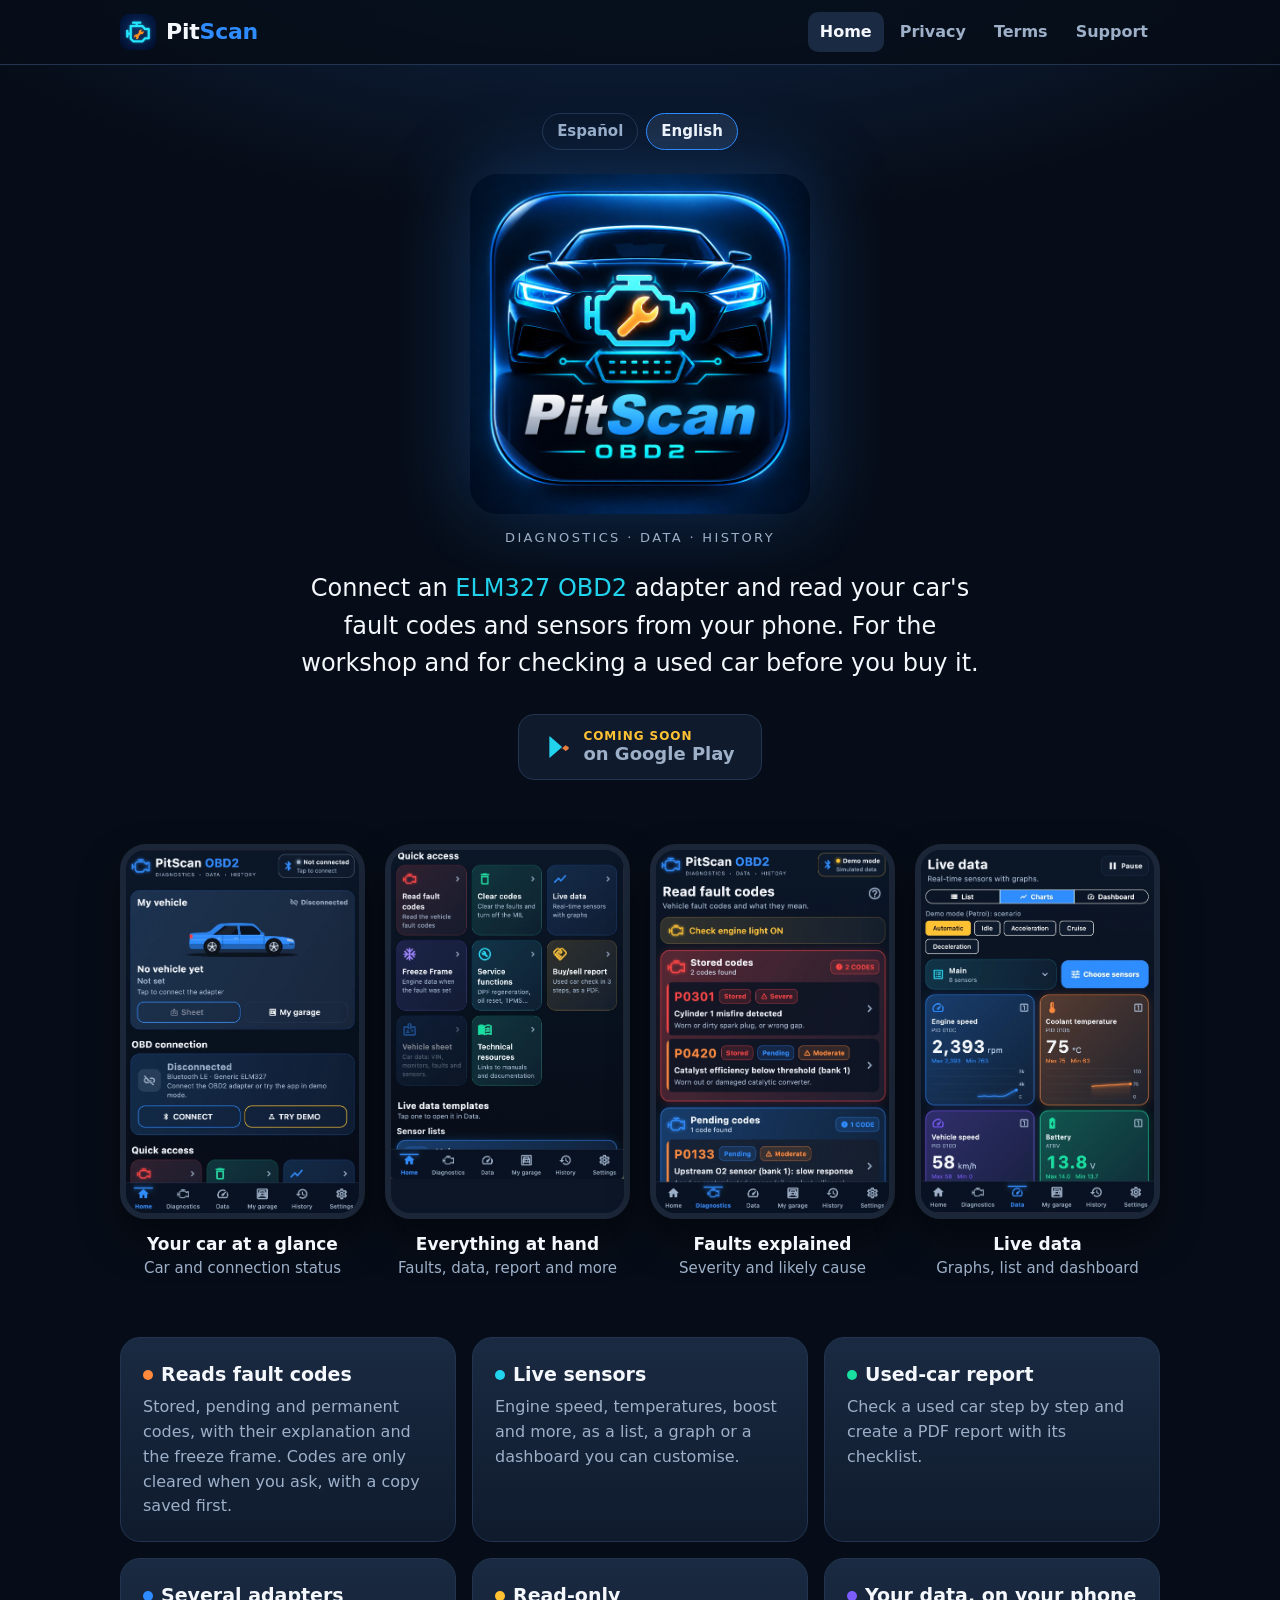
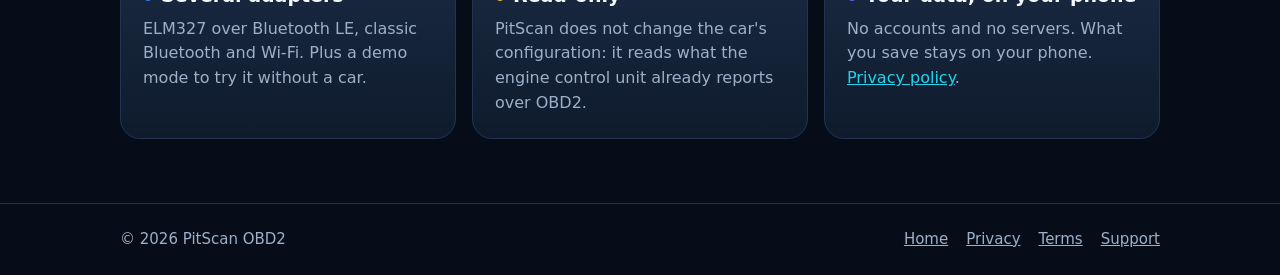
<file: index.html>
<!doctype html>
<html lang="es">
<head>
  <meta charset="utf-8">
  <meta name="viewport" content="width=device-width, initial-scale=1">
  <title data-en="PitScan OBD2 — car diagnostics from your phone">PitScan OBD2 — diagnóstico del coche desde el móvil</title>
  <meta name="description" content="PitScan lee las averías y los sensores de tu coche con un adaptador OBD2 ELM327. Para taller y compraventa de coches usados. Sin cuentas: tus datos se quedan en el teléfono." data-en="PitScan reads your car's fault codes and sensors with an ELM327 OBD2 adapter. For workshops and used-car checks. No accounts: your data stays on your phone.">
  <meta name="theme-color" content="#070d18">
  <link rel="icon" href="img/favicon.png" type="image/png">
  <link rel="apple-touch-icon" href="img/apple-touch-icon.png">
  <meta property="og:title" content="PitScan OBD2">
  <meta property="og:description" content="Lee las averías y los sensores de tu coche desde el móvil.">
  <meta property="og:image" content="img/logo.jpg">
  <link rel="stylesheet" href="style.css">
  <script src="lang.js"></script>
</head>
<body>
  <header class="site">
    <div class="wrap">
      <a class="brand" href="index.html"><img src="img/favicon.png" alt="" width="36" height="36"><b>Pit<span>Scan</span></b></a>
      <nav class="site">
        <a href="index.html" aria-current="page" data-en="Home">Inicio</a>
        <a href="privacidad.html" data-en="Privacy">Privacidad</a>
        <a href="terminos.html" data-en="Terms">Términos</a>
        <a href="soporte.html" data-en="Support">Soporte</a>
      </nav>
    </div>
  </header>

  <main>
    <!-- ===================== ESPAÑOL ===================== -->
    <div id="es" lang="es" class="l10n">
      <section class="hero wrap">
        <div class="lang-switch"><a href="#es">Español</a><a href="#en">English</a></div>
        <h1 class="logo-title"><img class="logo" src="img/logo.jpg" alt="PitScan OBD2" width="720" height="720"></h1>
        <p class="tag">Diagnosis · Datos · Historial</p>
        <p class="lead">Conecta un adaptador <em>OBD2 ELM327</em> y lee las averías y los sensores de tu coche desde el móvil. Para el taller y para revisar un coche usado antes de comprarlo.</p>

        <!-- Activar cuando esté publicada: cambiar el <span> por
             <a class="play-btn" href="https://play.google.com/store/apps/details?id=app.pitscan.obd2"> -->
        <span class="play-btn" aria-disabled="true" title="Aún no está publicada">
          <svg viewBox="0 0 24 24" aria-hidden="true"><path fill="#22d3ee" d="M4 2.6v18.8c0 .4.4.6.7.4l10.6-9.4a.6.6 0 0 0 0-.8L4.7 2.2c-.3-.2-.7 0-.7.4z"/><path fill="#ff8a3d" d="m15.3 12.4 3.6 3.2 2.4-1.4c.9-.5.9-1.9 0-2.4l-2.4-1.4-3.6 3.2z" opacity=".9"/></svg>
          <span class="txt"><small>Próximamente</small>en Google Play</span>
        </span>
      </section>

      <section class="wrap" aria-label="Capturas de la app">
        <div class="shots">
          <figure class="shot">
            <div class="phone"><img src="img/inicio.jpg" alt="Pantalla de inicio de PitScan con el coche y la conexión OBD"></div>
            <figcaption>Tu coche de un vistazo<small>Estado del coche y de la conexión</small></figcaption>
          </figure>
          <figure class="shot">
            <div class="phone"><img class="fit" src="img/funciones.jpg" alt="Accesos rápidos: leer averías, borrar códigos, datos en vivo, freeze frame, informe de compraventa" loading="lazy"></div>
            <figcaption>Todo a mano<small>Averías, datos, informe y más</small></figcaption>
          </figure>
          <figure class="shot">
            <div class="phone"><img src="img/diagnosis.jpg" alt="Pantalla de averías con los códigos P0301, P0420 y P0133" loading="lazy"></div>
            <figcaption>Averías explicadas<small>Gravedad y causa probable</small></figcaption>
          </figure>
          <figure class="shot">
            <div class="phone"><img src="img/datos.jpg" alt="Datos en vivo con gráficas de revoluciones, temperatura, velocidad y batería" loading="lazy"></div>
            <figcaption>Datos en vivo<small>Gráficas, lista y tablero</small></figcaption>
          </figure>
        </div>
      </section>

      <section class="wrap features" aria-label="Qué hace">
        <div class="card"><h3><span class="dot" style="background:var(--orange)"></span>Lee averías</h3><p>Códigos guardados, pendientes y permanentes, con su explicación y el freeze frame. Borrado solo cuando tú lo pides, con copia previa.</p></div>
        <div class="card"><h3><span class="dot" style="background:var(--cyan)"></span>Sensores en vivo</h3><p>Revoluciones, temperaturas, turbo y más, en lista, gráfica o en un tablero que puedes personalizar.</p></div>
        <div class="card"><h3><span class="dot" style="background:var(--green)"></span>Informe de compraventa</h3><p>Revisa un coche usado paso a paso y genera un informe en PDF con su checklist.</p></div>
        <div class="card"><h3><span class="dot" style="background:var(--blue)"></span>Varios adaptadores</h3><p>ELM327 por Bluetooth LE, Bluetooth clásico y Wi-Fi. Y un modo demo para probarla sin coche.</p></div>
        <div class="card"><h3><span class="dot" style="background:var(--amber)"></span>Solo lectura</h3><p>PitScan no cambia la configuración del coche: lee lo que la centralita ya informa por OBD2.</p></div>
        <div class="card"><h3><span class="dot" style="background:#7c5cff"></span>Tus datos, en tu móvil</h3><p>Sin cuentas ni servidores. Lo que guardas se queda en el teléfono. <a href="privacidad.html#es">Política de privacidad</a>.</p></div>
      </section>
    </div>

    <hr class="sep">

    <!-- ===================== ENGLISH ===================== -->
    <div id="en" lang="en" class="l10n">
      <section class="hero wrap">
        <div class="lang-switch"><a href="#es">Español</a><a href="#en">English</a></div>
        <h1 class="logo-title"><img class="logo" src="img/logo.jpg" alt="PitScan OBD2" width="720" height="720"></h1>
        <p class="tag">Diagnostics · Data · History</p>
        <p class="lead">Connect an <em>ELM327 OBD2</em> adapter and read your car's fault codes and sensors from your phone. For the workshop and for checking a used car before you buy it.</p>

        <!-- Activate once published: replace the <span> with
             <a class="play-btn" href="https://play.google.com/store/apps/details?id=app.pitscan.obd2"> -->
        <span class="play-btn" aria-disabled="true" title="Not published yet">
          <svg viewBox="0 0 24 24" aria-hidden="true"><path fill="#22d3ee" d="M4 2.6v18.8c0 .4.4.6.7.4l10.6-9.4a.6.6 0 0 0 0-.8L4.7 2.2c-.3-.2-.7 0-.7.4z"/><path fill="#ff8a3d" d="m15.3 12.4 3.6 3.2 2.4-1.4c.9-.5.9-1.9 0-2.4l-2.4-1.4-3.6 3.2z" opacity=".9"/></svg>
          <span class="txt"><small>Coming soon</small>on Google Play</span>
        </span>
      </section>

      <section class="wrap" aria-label="App screenshots">
        <div class="shots">
          <figure class="shot">
            <div class="phone"><img src="img/inicio.jpg" alt="PitScan home screen with the car and the OBD connection" loading="lazy"></div>
            <figcaption>Your car at a glance<small>Car and connection status</small></figcaption>
          </figure>
          <figure class="shot">
            <div class="phone"><img class="fit" src="img/funciones.jpg" alt="Quick access: read faults, clear codes, live data, freeze frame, used-car report" loading="lazy"></div>
            <figcaption>Everything at hand<small>Faults, data, report and more</small></figcaption>
          </figure>
          <figure class="shot">
            <div class="phone"><img src="img/diagnosis.jpg" alt="Fault codes screen with codes P0301, P0420 and P0133" loading="lazy"></div>
            <figcaption>Faults explained<small>Severity and likely cause</small></figcaption>
          </figure>
          <figure class="shot">
            <div class="phone"><img src="img/datos.jpg" alt="Live data with graphs of engine speed, temperature, speed and battery" loading="lazy"></div>
            <figcaption>Live data<small>Graphs, list and dashboard</small></figcaption>
          </figure>
        </div>
      </section>

      <section class="wrap features" aria-label="What it does">
        <div class="card"><h3><span class="dot" style="background:var(--orange)"></span>Reads fault codes</h3><p>Stored, pending and permanent codes, with their explanation and the freeze frame. Codes are only cleared when you ask, with a copy saved first.</p></div>
        <div class="card"><h3><span class="dot" style="background:var(--cyan)"></span>Live sensors</h3><p>Engine speed, temperatures, boost and more, as a list, a graph or a dashboard you can customise.</p></div>
        <div class="card"><h3><span class="dot" style="background:var(--green)"></span>Used-car report</h3><p>Check a used car step by step and create a PDF report with its checklist.</p></div>
        <div class="card"><h3><span class="dot" style="background:var(--blue)"></span>Several adapters</h3><p>ELM327 over Bluetooth LE, classic Bluetooth and Wi-Fi. Plus a demo mode to try it without a car.</p></div>
        <div class="card"><h3><span class="dot" style="background:var(--amber)"></span>Read-only</h3><p>PitScan does not change the car's configuration: it reads what the engine control unit already reports over OBD2.</p></div>
        <div class="card"><h3><span class="dot" style="background:#7c5cff"></span>Your data, on your phone</h3><p>No accounts and no servers. What you save stays on your phone. <a href="privacidad.html#en">Privacy policy</a>.</p></div>
      </section>
    </div>
  </main>

  <footer class="site">
    <div class="wrap">
      <span>© 2026 PitScan OBD2</span>
      <nav><a href="index.html" data-en="Home">Inicio</a><a href="privacidad.html" data-en="Privacy">Privacidad</a><a href="terminos.html" data-en="Terms">Términos</a><a href="soporte.html" data-en="Support">Soporte</a></nav>
    </div>
  </footer>
</body>
</html>
</file>
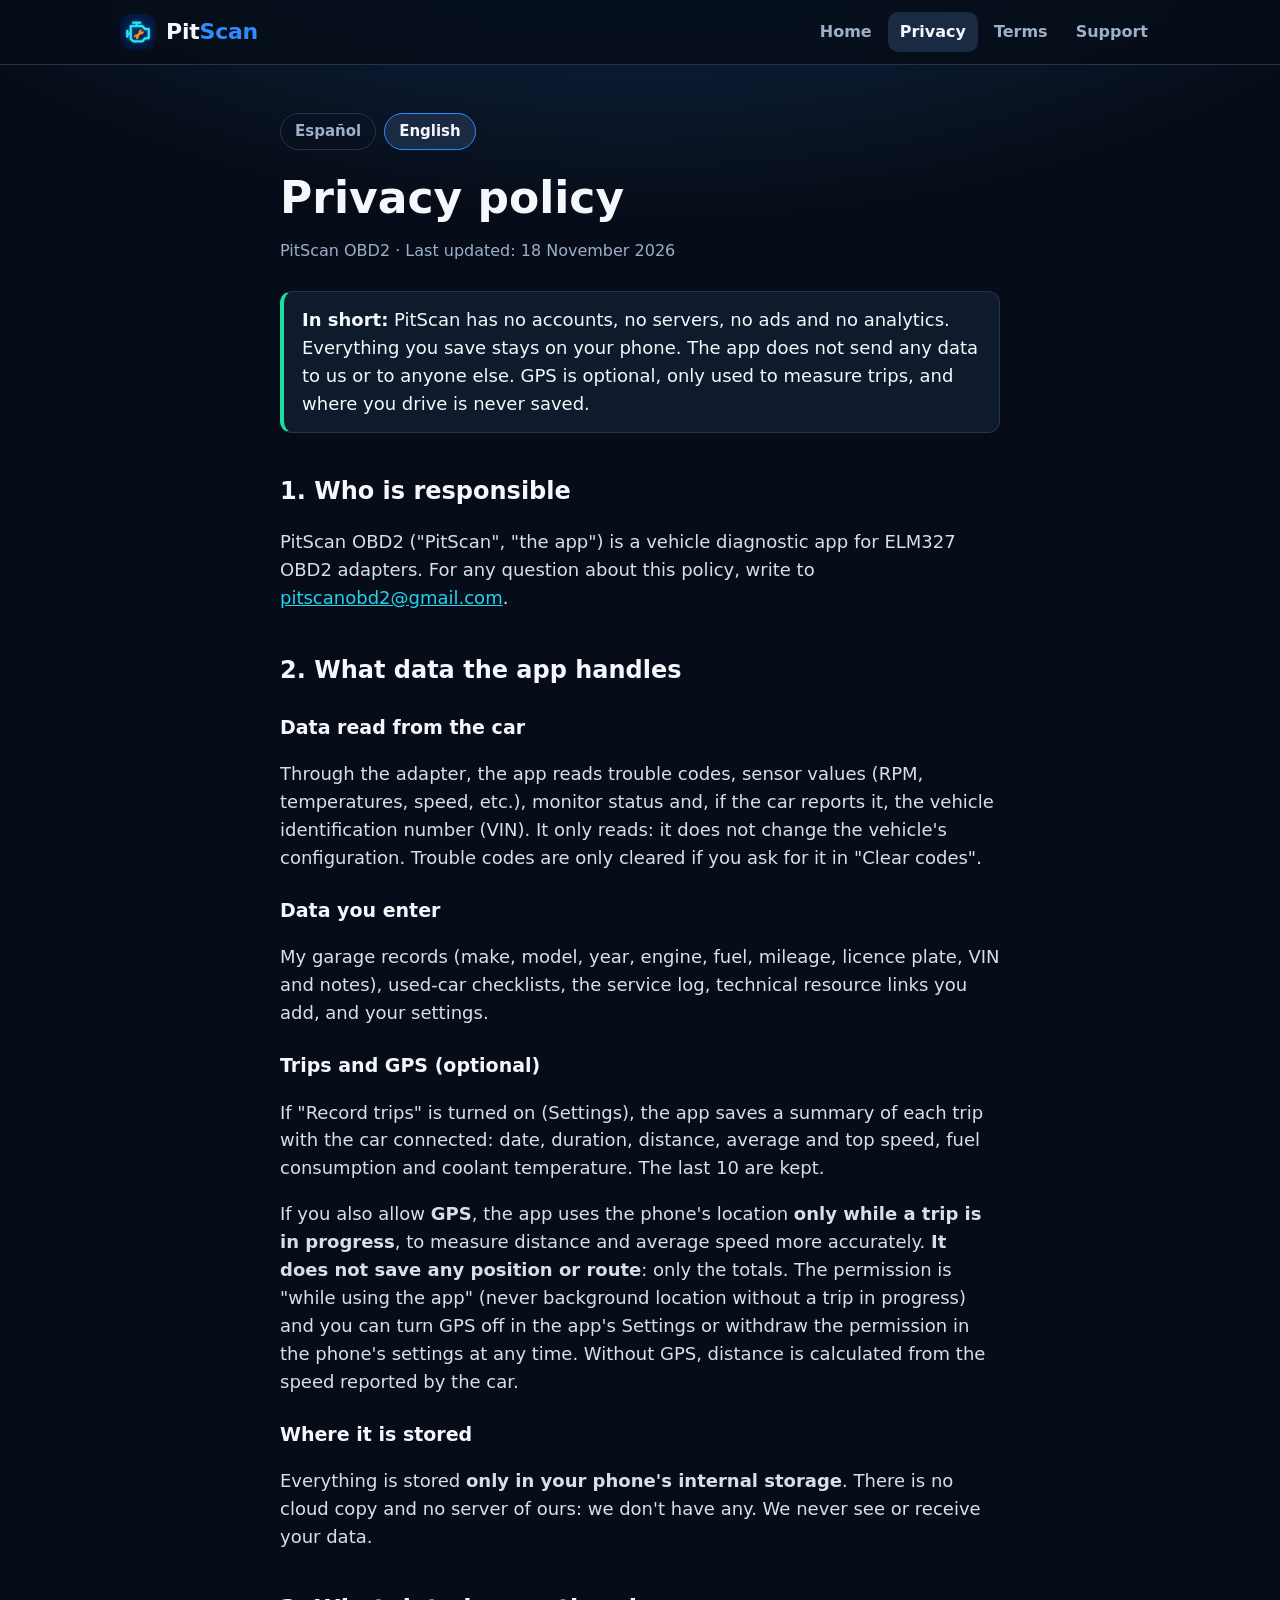
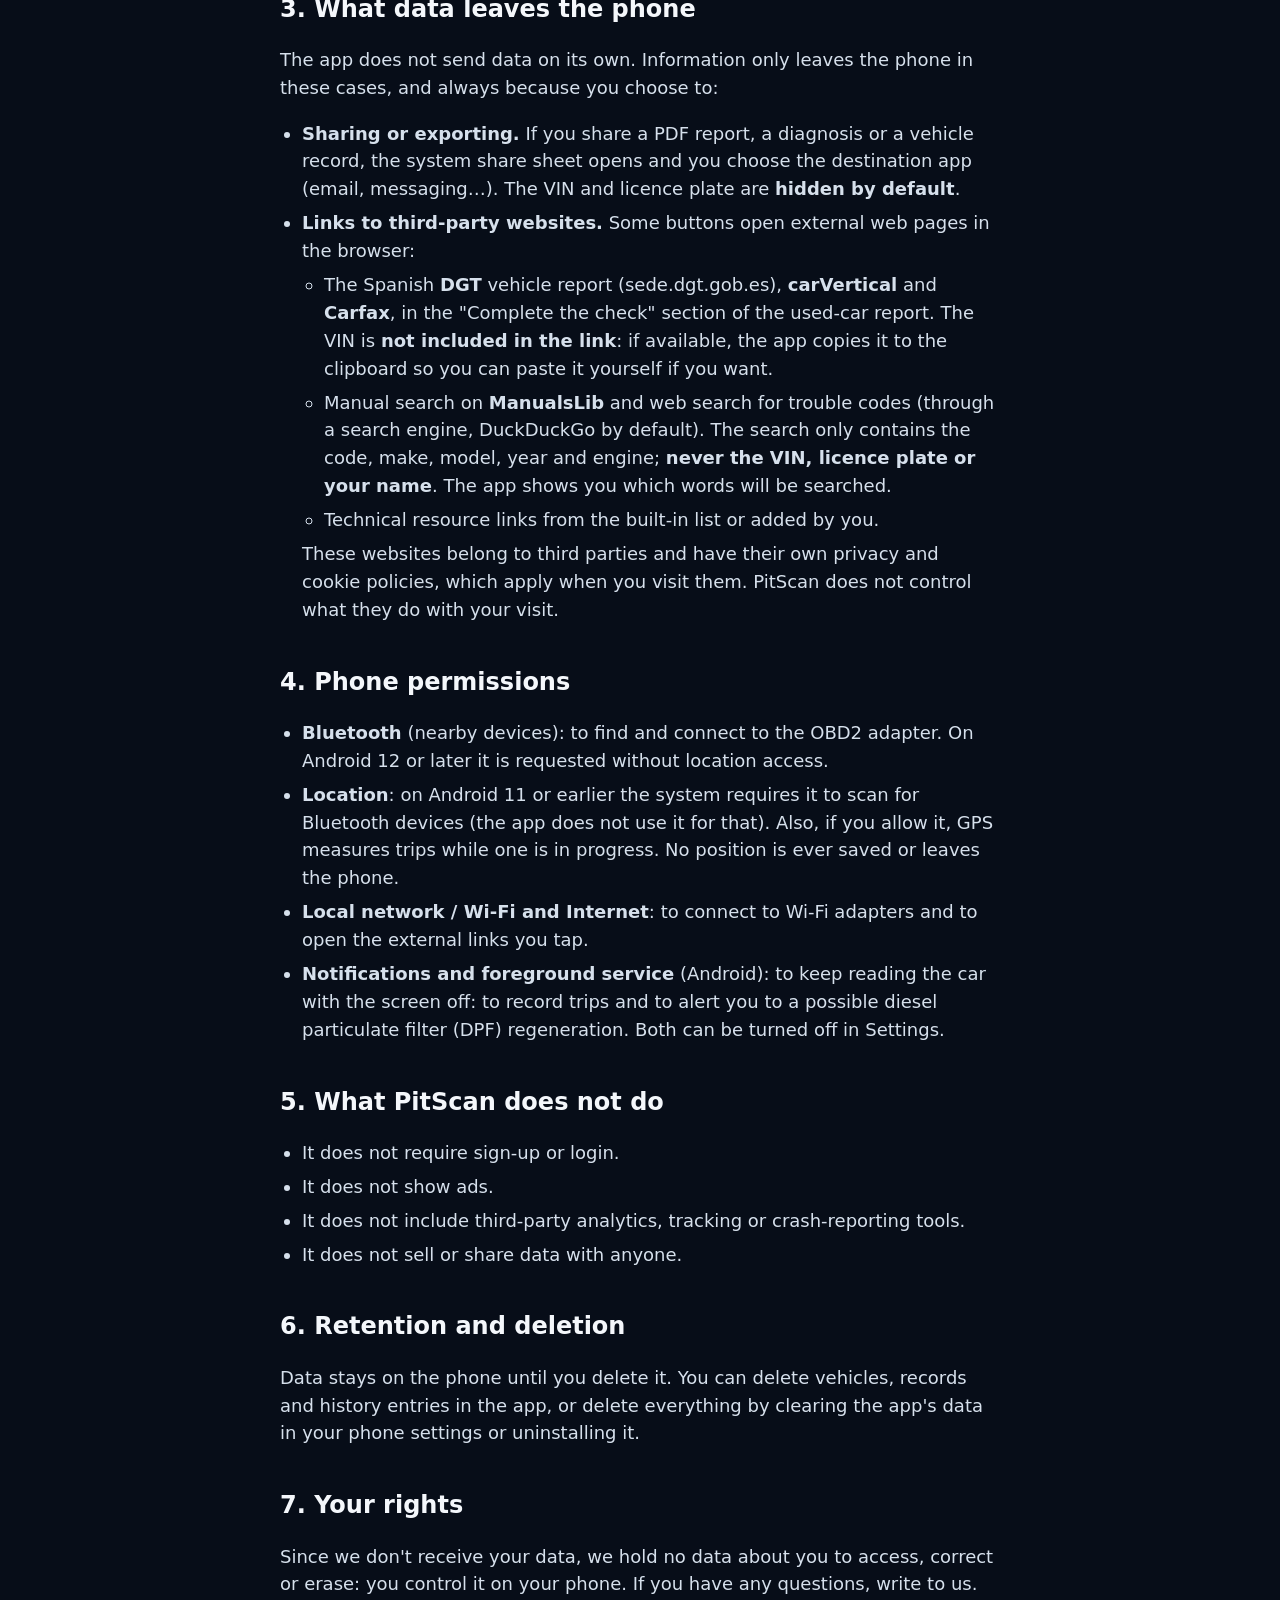
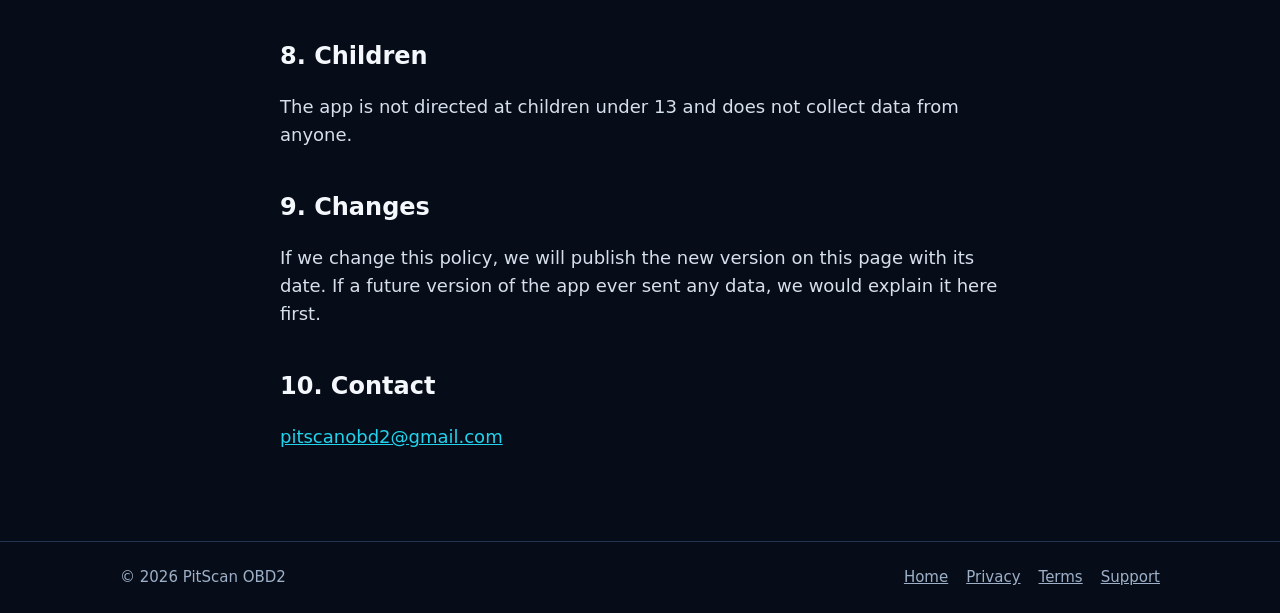
<file: privacidad.html>
<!doctype html>
<html lang="es">
<head>
  <meta charset="utf-8">
  <meta name="viewport" content="width=device-width, initial-scale=1">
  <title data-en="Privacy — PitScan OBD2">Privacidad — PitScan OBD2</title>
  <meta name="description" content="Política de privacidad de PitScan OBD2." data-en="PitScan OBD2 privacy policy.">
  <meta name="theme-color" content="#070d18">
  <link rel="icon" href="img/favicon.png" type="image/png">
  <link rel="apple-touch-icon" href="img/apple-touch-icon.png">
  <link rel="stylesheet" href="style.css">
  <script src="lang.js"></script>
</head>
<body>
  <header class="site">
    <div class="wrap">
      <a class="brand" href="index.html"><img src="img/favicon.png" alt="" width="36" height="36"><b>Pit<span>Scan</span></b></a>
      <nav class="site">
        <a href="index.html" data-en="Home">Inicio</a>
        <a href="privacidad.html" aria-current="page" data-en="Privacy">Privacidad</a>
        <a href="terminos.html" data-en="Terms">Términos</a>
        <a href="soporte.html" data-en="Support">Soporte</a>
      </nav>
    </div>
  </header>

  <main class="page">
    <!-- ===================== ESPAÑOL ===================== -->
    <section id="es" lang="es" class="l10n">
      <div class="lang-switch"><a href="#es">Español</a><a href="#en">English</a></div>
      <h1>Política de privacidad</h1>
      <p class="meta">PitScan OBD2 · Última actualización: 18 de noviembre de 2026</p>

      <div class="note"><strong>En resumen:</strong> PitScan no tiene cuentas, ni servidores, ni anuncios, ni analítica. Todo lo que guardas se queda en tu teléfono. La app no nos envía ningún dato ni a nosotros ni a nadie. El GPS es opcional, solo se usa para medir los trayectos y no se guarda por dónde vas.</div>

      <h2>1. Quién es el responsable</h2>
      <p>PitScan OBD2 («PitScan», «la app») es una aplicación de diagnóstico de vehículos para adaptadores OBD2 ELM327. Para cualquier pregunta sobre esta política, escribe a <a href="mailto:pitscanobd2@gmail.com">pitscanobd2@gmail.com</a>.</p>

      <h2>2. Qué datos maneja la app</h2>
      <h3>Datos que lee del coche</h3>
      <p>A través del adaptador, la app lee los códigos de avería, los valores de los sensores (revoluciones, temperaturas, velocidad, etc.), el estado de los monitores y, si el coche lo informa, el número de bastidor (VIN). Solo lee: no cambia la configuración del vehículo. Los códigos de avería solo se borran si tú lo pides en «Borrar códigos».</p>
      <h3>Datos que escribes tú</h3>
      <p>Las fichas de Mi garaje (marca, modelo, año, motor, combustible, kilómetros, matrícula, VIN y notas), los checklists de compraventa, el registro de servicio, los enlaces de recursos técnicos que añadas y tus ajustes.</p>
      <h3>Trayectos y GPS (opcional)</h3>
      <p>Si tienes activado «Grabar trayectos» (Ajustes), la app guarda un resumen de cada trayecto con el coche conectado: fecha, duración, distancia, velocidad media y máxima, consumo y temperatura del refrigerante. Se guardan los 10 últimos.</p>
      <p>Si además permites el <strong>GPS</strong>, la app usa la ubicación del teléfono <strong>solo mientras hay un trayecto en curso</strong>, para medir mejor la distancia y la velocidad media. <strong>No guarda ninguna posición ni el recorrido</strong>: solo los totales. El permiso es «mientras se usa la app» (nunca ubicación en segundo plano sin un trayecto en curso) y puedes desactivar el GPS en los Ajustes de la app o quitar el permiso en los del teléfono cuando quieras. Sin GPS, la distancia se calcula con la velocidad que da el coche.</p>
      <h3>Dónde se guardan</h3>
      <p>Todo se guarda <strong>solo en el almacenamiento interno de tu teléfono</strong>. No hay copia en la nube ni en servidores nuestros: no los tenemos. No vemos ni recibimos tus datos.</p>

      <h2>3. Qué datos salen del teléfono</h2>
      <p>La app no envía datos por su cuenta. Solo sale información en estos casos, y siempre porque tú lo decides:</p>
      <ul>
        <li><strong>Compartir o exportar.</strong> Si compartes un informe en PDF, un diagnóstico o una ficha, el sistema abre su menú de compartir y tú eliges la app de destino (correo, mensajería…). El VIN y la matrícula salen <strong>ocultos por defecto</strong>.</li>
        <li><strong>Enlaces a webs de terceros.</strong> Algunos botones abren páginas web externas en el navegador:
          <ul>
            <li>Informe de un vehículo de la <strong>DGT</strong> (sede.dgt.gob.es), <strong>carVertical</strong> y <strong>Carfax</strong>, en la sección «Completa la revisión» del informe de compraventa. El VIN <strong>no va en el enlace</strong>: si lo tienes, la app lo copia al portapapeles para que lo pegues tú si quieres.</li>
            <li>Búsqueda de manuales en <strong>ManualsLib</strong> y búsqueda de códigos de avería en la web (a través de un buscador, por defecto DuckDuckGo). La búsqueda lleva solo el código, la marca, el modelo, el año y el motor; <strong>nunca el VIN, la matrícula ni tu nombre</strong>. La app te enseña qué palabras se van a buscar.</li>
            <li>Los enlaces de recursos técnicos de la lista o que añadas tú.</li>
          </ul>
          Estas webs son de terceros y tienen sus propias políticas de privacidad y de cookies, que se aplican cuando las visitas. PitScan no controla lo que hacen con tu visita.
        </li>
      </ul>

      <h2>4. Permisos del teléfono</h2>
      <ul>
        <li><strong>Bluetooth</strong> (dispositivos cercanos): para buscar y conectar con el adaptador OBD2. En Android 12 o posterior se pide sin acceso a la ubicación.</li>
        <li><strong>Ubicación</strong>: en Android 11 o anterior, el sistema la exige para buscar dispositivos Bluetooth (la app no la usa para eso). Además, si lo permites, el GPS mide los trayectos mientras hay uno en curso. Nunca se guarda ninguna posición ni sale del teléfono.</li>
        <li><strong>Red local / Wi-Fi e Internet</strong>: para conectar con adaptadores Wi-Fi y para abrir los enlaces externos que pulses.</li>
        <li><strong>Notificaciones y servicio en primer plano</strong> (Android): para seguir leyendo el coche con la pantalla apagada: grabar los trayectos y avisarte de una posible regeneración del filtro de partículas (DPF). Las dos cosas se pueden desactivar en Ajustes.</li>
      </ul>

      <h2>5. Lo que PitScan no hace</h2>
      <ul>
        <li>No pide registrarse ni iniciar sesión.</li>
        <li>No muestra publicidad.</li>
        <li>No incluye herramientas de analítica, seguimiento ni informes de fallos de terceros.</li>
        <li>No vende ni cede datos a nadie.</li>
      </ul>

      <h2>6. Cuánto tiempo se guardan y cómo borrarlos</h2>
      <p>Los datos se quedan en el teléfono hasta que los borras. Puedes borrar coches, fichas y entradas del historial desde la app, o borrarlo todo eliminando los datos de la app en los ajustes del teléfono o desinstalándola.</p>

      <h2>7. Tus derechos</h2>
      <p>Como no recibimos tus datos, no tenemos datos tuyos que consultar, corregir o borrar: los controlas tú desde el teléfono. Si tienes cualquier duda, escríbenos.</p>

      <h2>8. Menores</h2>
      <p>La app no está dirigida a menores de 13 años y no recoge datos de nadie.</p>

      <h2>9. Cambios</h2>
      <p>Si cambiamos esta política, publicaremos la nueva versión en esta página con su fecha. Si una versión futura de la app llegara a enviar algún dato, lo explicaríamos aquí antes.</p>

      <h2>10. Contacto</h2>
      <p><a href="mailto:pitscanobd2@gmail.com">pitscanobd2@gmail.com</a></p>
    </section>

    <hr class="sep">

    <!-- ===================== ENGLISH ===================== -->
    <section id="en" lang="en" class="l10n">
      <div class="lang-switch"><a href="#es">Español</a><a href="#en">English</a></div>
      <h1>Privacy policy</h1>
      <p class="meta">PitScan OBD2 · Last updated: 18 November 2026</p>

      <div class="note"><strong>In short:</strong> PitScan has no accounts, no servers, no ads and no analytics. Everything you save stays on your phone. The app does not send any data to us or to anyone else. GPS is optional, only used to measure trips, and where you drive is never saved.</div>

      <h2>1. Who is responsible</h2>
      <p>PitScan OBD2 ("PitScan", "the app") is a vehicle diagnostic app for ELM327 OBD2 adapters. For any question about this policy, write to <a href="mailto:pitscanobd2@gmail.com">pitscanobd2@gmail.com</a>.</p>

      <h2>2. What data the app handles</h2>
      <h3>Data read from the car</h3>
      <p>Through the adapter, the app reads trouble codes, sensor values (RPM, temperatures, speed, etc.), monitor status and, if the car reports it, the vehicle identification number (VIN). It only reads: it does not change the vehicle's configuration. Trouble codes are only cleared if you ask for it in "Clear codes".</p>
      <h3>Data you enter</h3>
      <p>My garage records (make, model, year, engine, fuel, mileage, licence plate, VIN and notes), used-car checklists, the service log, technical resource links you add, and your settings.</p>
      <h3>Trips and GPS (optional)</h3>
      <p>If "Record trips" is turned on (Settings), the app saves a summary of each trip with the car connected: date, duration, distance, average and top speed, fuel consumption and coolant temperature. The last 10 are kept.</p>
      <p>If you also allow <strong>GPS</strong>, the app uses the phone's location <strong>only while a trip is in progress</strong>, to measure distance and average speed more accurately. <strong>It does not save any position or route</strong>: only the totals. The permission is "while using the app" (never background location without a trip in progress) and you can turn GPS off in the app's Settings or withdraw the permission in the phone's settings at any time. Without GPS, distance is calculated from the speed reported by the car.</p>
      <h3>Where it is stored</h3>
      <p>Everything is stored <strong>only in your phone's internal storage</strong>. There is no cloud copy and no server of ours: we don't have any. We never see or receive your data.</p>

      <h2>3. What data leaves the phone</h2>
      <p>The app does not send data on its own. Information only leaves the phone in these cases, and always because you choose to:</p>
      <ul>
        <li><strong>Sharing or exporting.</strong> If you share a PDF report, a diagnosis or a vehicle record, the system share sheet opens and you choose the destination app (email, messaging…). The VIN and licence plate are <strong>hidden by default</strong>.</li>
        <li><strong>Links to third-party websites.</strong> Some buttons open external web pages in the browser:
          <ul>
            <li>The Spanish <strong>DGT</strong> vehicle report (sede.dgt.gob.es), <strong>carVertical</strong> and <strong>Carfax</strong>, in the "Complete the check" section of the used-car report. The VIN is <strong>not included in the link</strong>: if available, the app copies it to the clipboard so you can paste it yourself if you want.</li>
            <li>Manual search on <strong>ManualsLib</strong> and web search for trouble codes (through a search engine, DuckDuckGo by default). The search only contains the code, make, model, year and engine; <strong>never the VIN, licence plate or your name</strong>. The app shows you which words will be searched.</li>
            <li>Technical resource links from the built-in list or added by you.</li>
          </ul>
          These websites belong to third parties and have their own privacy and cookie policies, which apply when you visit them. PitScan does not control what they do with your visit.
        </li>
      </ul>

      <h2>4. Phone permissions</h2>
      <ul>
        <li><strong>Bluetooth</strong> (nearby devices): to find and connect to the OBD2 adapter. On Android 12 or later it is requested without location access.</li>
        <li><strong>Location</strong>: on Android 11 or earlier the system requires it to scan for Bluetooth devices (the app does not use it for that). Also, if you allow it, GPS measures trips while one is in progress. No position is ever saved or leaves the phone.</li>
        <li><strong>Local network / Wi-Fi and Internet</strong>: to connect to Wi-Fi adapters and to open the external links you tap.</li>
        <li><strong>Notifications and foreground service</strong> (Android): to keep reading the car with the screen off: to record trips and to alert you to a possible diesel particulate filter (DPF) regeneration. Both can be turned off in Settings.</li>
      </ul>

      <h2>5. What PitScan does not do</h2>
      <ul>
        <li>It does not require sign-up or login.</li>
        <li>It does not show ads.</li>
        <li>It does not include third-party analytics, tracking or crash-reporting tools.</li>
        <li>It does not sell or share data with anyone.</li>
      </ul>

      <h2>6. Retention and deletion</h2>
      <p>Data stays on the phone until you delete it. You can delete vehicles, records and history entries in the app, or delete everything by clearing the app's data in your phone settings or uninstalling it.</p>

      <h2>7. Your rights</h2>
      <p>Since we don't receive your data, we hold no data about you to access, correct or erase: you control it on your phone. If you have any questions, write to us.</p>

      <h2>8. Children</h2>
      <p>The app is not directed at children under 13 and does not collect data from anyone.</p>

      <h2>9. Changes</h2>
      <p>If we change this policy, we will publish the new version on this page with its date. If a future version of the app ever sent any data, we would explain it here first.</p>

      <h2>10. Contact</h2>
      <p><a href="mailto:pitscanobd2@gmail.com">pitscanobd2@gmail.com</a></p>
    </section>
  </main>

  <footer class="site">
    <div class="wrap">
      <span>© 2026 PitScan OBD2</span>
      <nav><a href="index.html" data-en="Home">Inicio</a><a href="privacidad.html" data-en="Privacy">Privacidad</a><a href="terminos.html" data-en="Terms">Términos</a><a href="soporte.html" data-en="Support">Soporte</a></nav>
    </div>
  </footer>
</body>
</html>
</file>
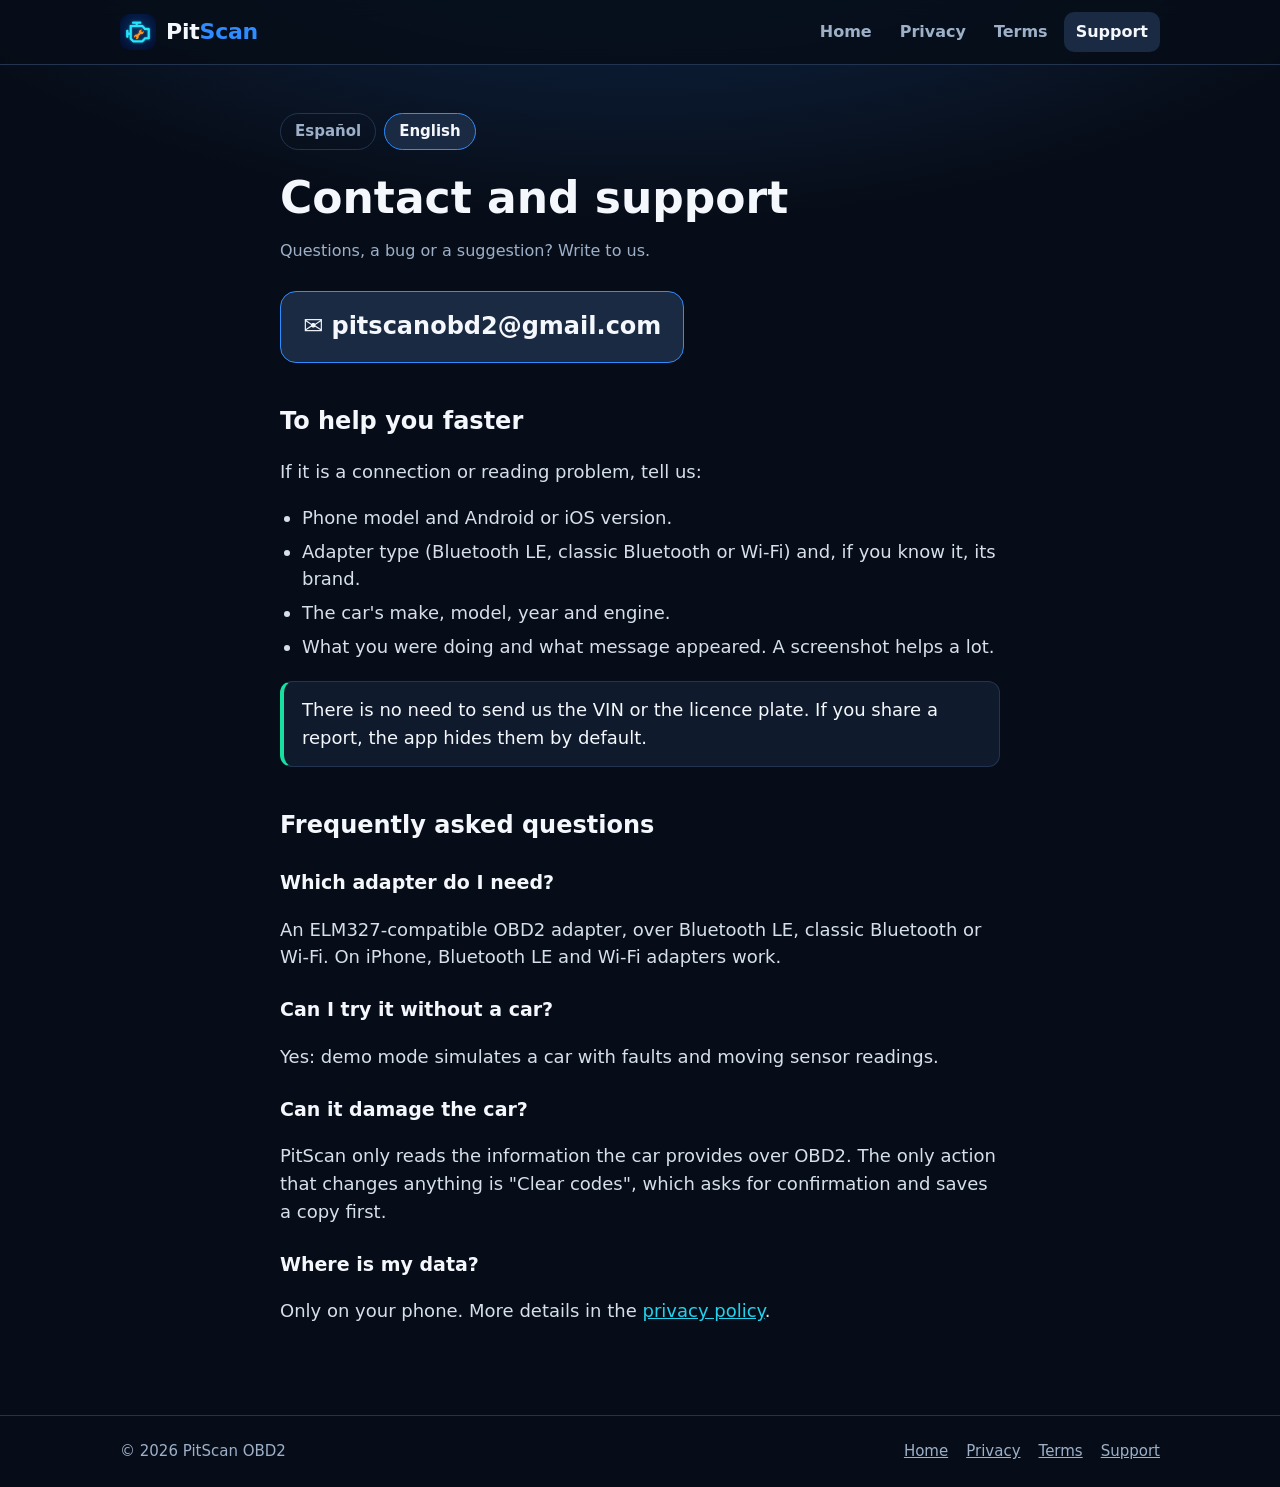
<file: soporte.html>
<!doctype html>
<html lang="es">
<head>
  <meta charset="utf-8">
  <meta name="viewport" content="width=device-width, initial-scale=1">
  <title data-en="Support — PitScan OBD2">Soporte — PitScan OBD2</title>
  <meta name="description" content="Contacto y soporte de PitScan OBD2." data-en="PitScan OBD2 contact and support.">
  <meta name="theme-color" content="#070d18">
  <link rel="icon" href="img/favicon.png" type="image/png">
  <link rel="apple-touch-icon" href="img/apple-touch-icon.png">
  <link rel="stylesheet" href="style.css">
  <script src="lang.js"></script>
</head>
<body>
  <header class="site">
    <div class="wrap">
      <a class="brand" href="index.html"><img src="img/favicon.png" alt="" width="36" height="36"><b>Pit<span>Scan</span></b></a>
      <nav class="site">
        <a href="index.html" data-en="Home">Inicio</a>
        <a href="privacidad.html" data-en="Privacy">Privacidad</a>
        <a href="terminos.html" data-en="Terms">Términos</a>
        <a href="soporte.html" aria-current="page" data-en="Support">Soporte</a>
      </nav>
    </div>
  </header>

  <main class="page">
    <!-- ===================== ESPAÑOL ===================== -->
    <section id="es" lang="es" class="l10n">
      <div class="lang-switch"><a href="#es">Español</a><a href="#en">English</a></div>
      <h1>Contacto y soporte</h1>
      <p class="meta">¿Dudas, un fallo o una sugerencia? Escríbenos.</p>

      <p><a class="mail" href="mailto:pitscanobd2@gmail.com?subject=PitScan%20-%20Soporte">✉ pitscanobd2@gmail.com</a></p>

      <h2>Para ayudarte más rápido</h2>
      <p>Si es un problema de conexión o de lectura, cuéntanos:</p>
      <ul>
        <li>Modelo de teléfono y versión de Android o iOS.</li>
        <li>Tipo de adaptador (Bluetooth LE, Bluetooth clásico o Wi-Fi) y, si lo sabes, su marca.</li>
        <li>Marca, modelo, año y motor del coche.</li>
        <li>Qué estabas haciendo y qué mensaje salió. Una captura de pantalla ayuda mucho.</li>
      </ul>
      <div class="note">No hace falta que nos mandes el VIN ni la matrícula. Si compartes un informe, la app los oculta por defecto.</div>

      <h2>Preguntas frecuentes</h2>
      <h3>¿Qué adaptador necesito?</h3>
      <p>Un adaptador OBD2 compatible con ELM327, por Bluetooth LE, Bluetooth clásico o Wi-Fi. En iPhone funcionan los de Bluetooth LE y Wi-Fi.</p>
      <h3>¿Puedo probarla sin coche?</h3>
      <p>Sí: el modo demo simula un coche con averías y sensores en movimiento.</p>
      <h3>¿Puede estropear el coche?</h3>
      <p>PitScan solo lee la información que el coche ofrece por OBD2. La única acción que cambia algo es «Borrar códigos», que pide confirmación y guarda antes una copia.</p>
      <h3>¿Dónde están mis datos?</h3>
      <p>Solo en tu teléfono. Más detalles en la <a href="privacidad.html#es">política de privacidad</a>.</p>
    </section>

    <hr class="sep">

    <!-- ===================== ENGLISH ===================== -->
    <section id="en" lang="en" class="l10n">
      <div class="lang-switch"><a href="#es">Español</a><a href="#en">English</a></div>
      <h1>Contact and support</h1>
      <p class="meta">Questions, a bug or a suggestion? Write to us.</p>

      <p><a class="mail" href="mailto:pitscanobd2@gmail.com?subject=PitScan%20-%20Support">✉ pitscanobd2@gmail.com</a></p>

      <h2>To help you faster</h2>
      <p>If it is a connection or reading problem, tell us:</p>
      <ul>
        <li>Phone model and Android or iOS version.</li>
        <li>Adapter type (Bluetooth LE, classic Bluetooth or Wi-Fi) and, if you know it, its brand.</li>
        <li>The car's make, model, year and engine.</li>
        <li>What you were doing and what message appeared. A screenshot helps a lot.</li>
      </ul>
      <div class="note">There is no need to send us the VIN or the licence plate. If you share a report, the app hides them by default.</div>

      <h2>Frequently asked questions</h2>
      <h3>Which adapter do I need?</h3>
      <p>An ELM327-compatible OBD2 adapter, over Bluetooth LE, classic Bluetooth or Wi-Fi. On iPhone, Bluetooth LE and Wi-Fi adapters work.</p>
      <h3>Can I try it without a car?</h3>
      <p>Yes: demo mode simulates a car with faults and moving sensor readings.</p>
      <h3>Can it damage the car?</h3>
      <p>PitScan only reads the information the car provides over OBD2. The only action that changes anything is "Clear codes", which asks for confirmation and saves a copy first.</p>
      <h3>Where is my data?</h3>
      <p>Only on your phone. More details in the <a href="privacidad.html#en">privacy policy</a>.</p>
    </section>
  </main>

  <footer class="site">
    <div class="wrap">
      <span>© 2026 PitScan OBD2</span>
      <nav><a href="index.html" data-en="Home">Inicio</a><a href="privacidad.html" data-en="Privacy">Privacidad</a><a href="terminos.html" data-en="Terms">Términos</a><a href="soporte.html" data-en="Support">Soporte</a></nav>
    </div>
  </footer>
</body>
</html>
</file>
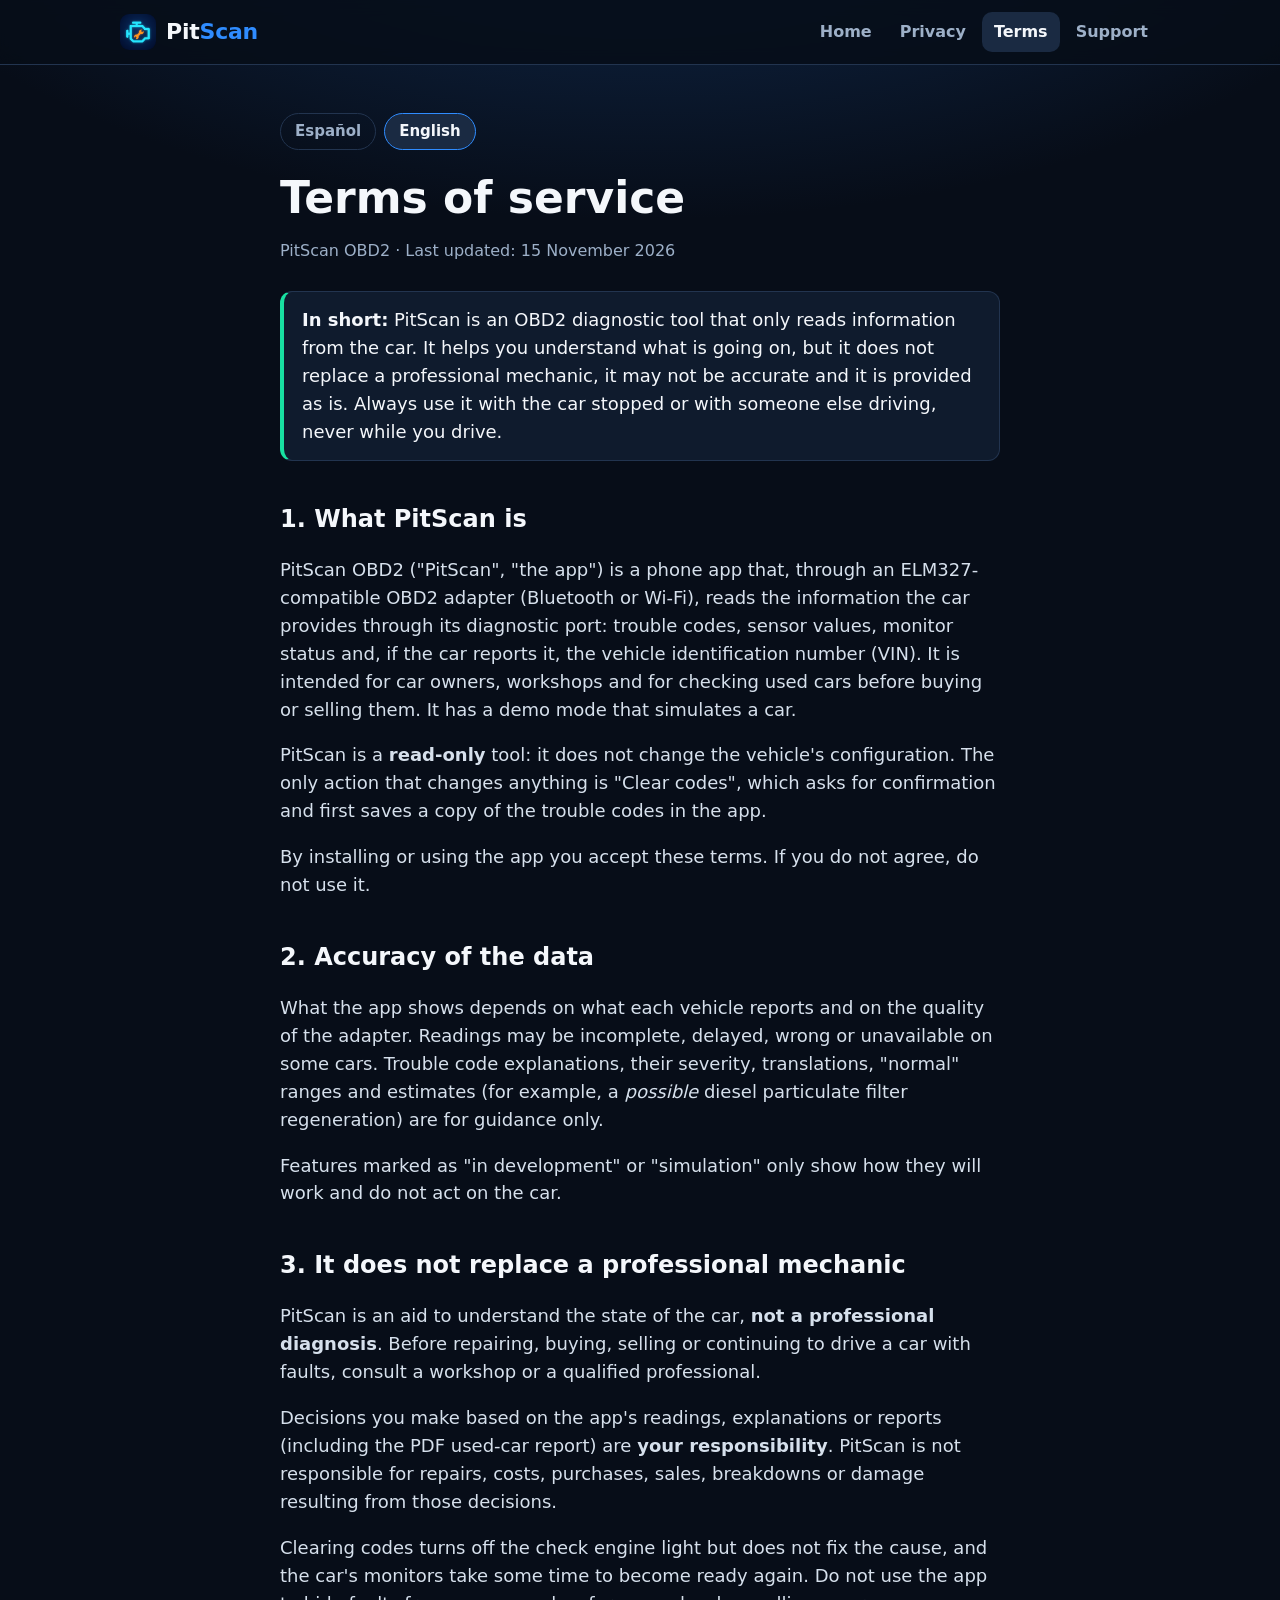
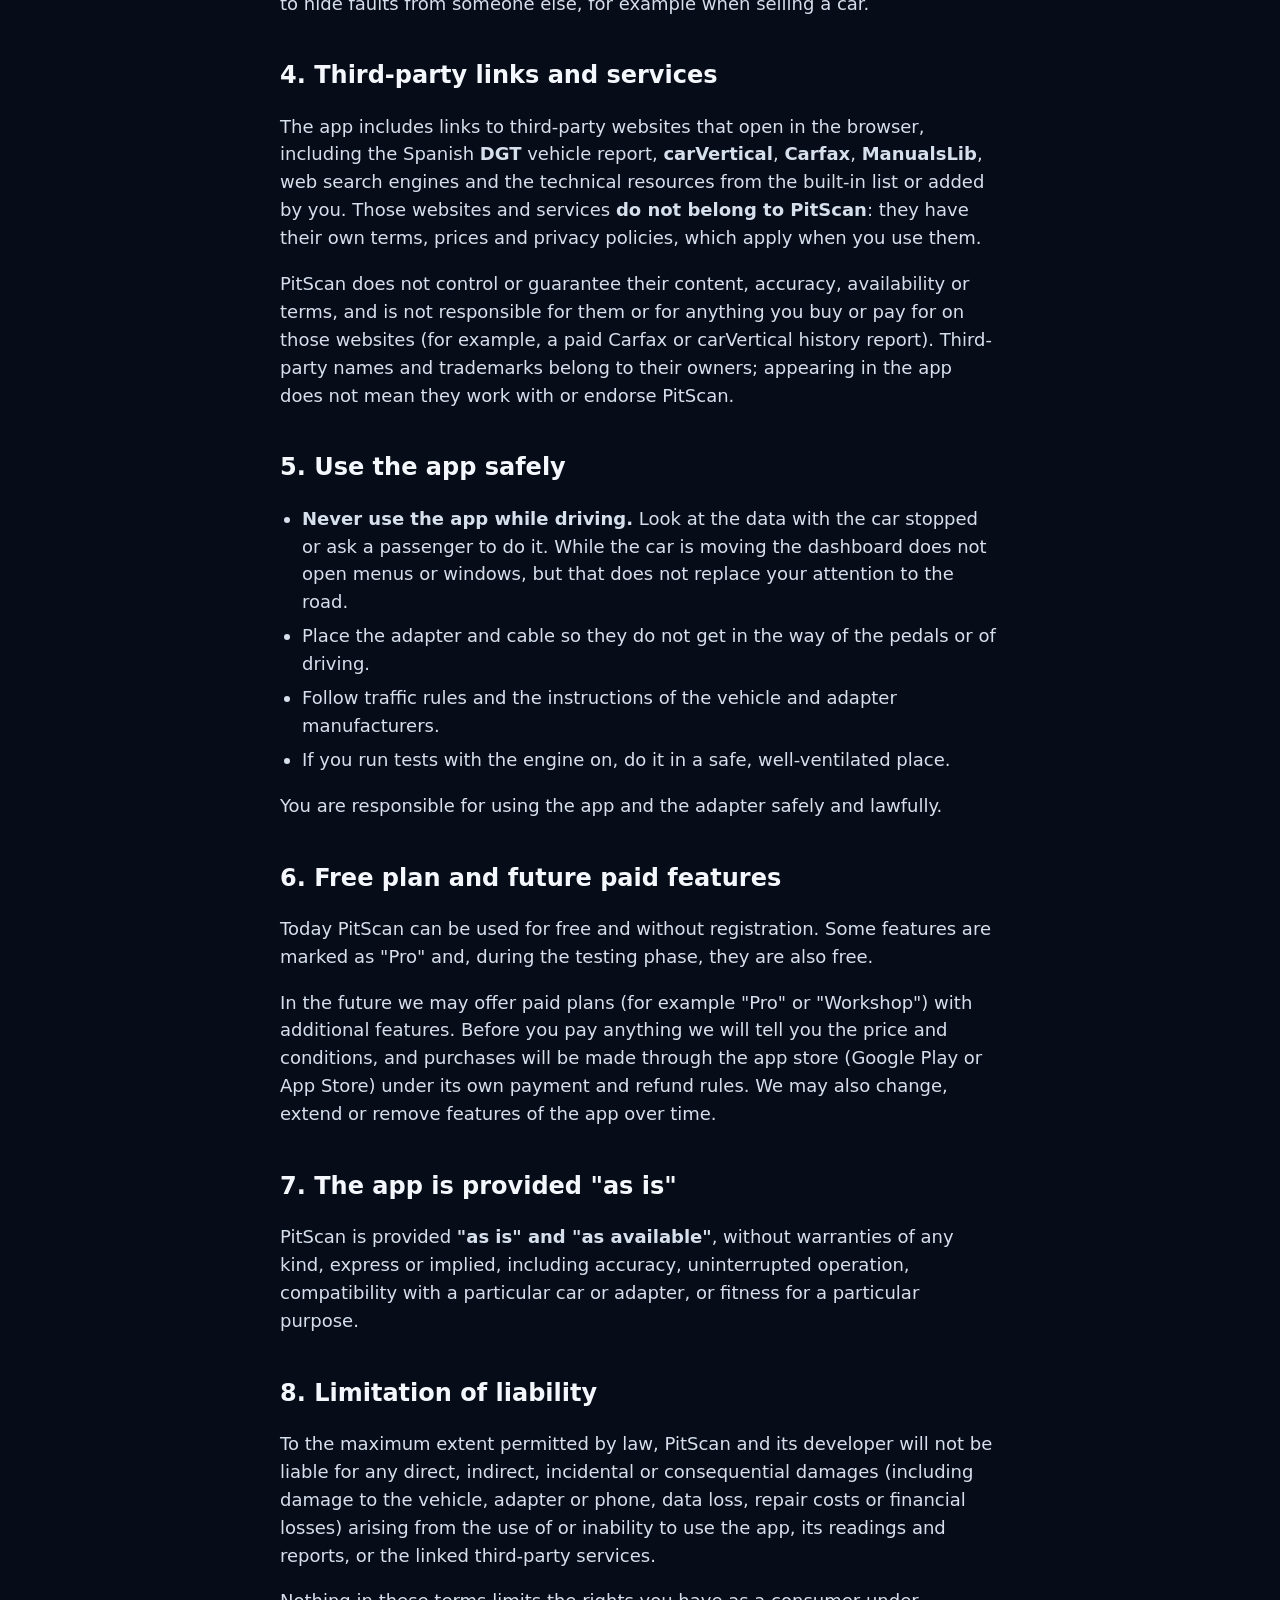
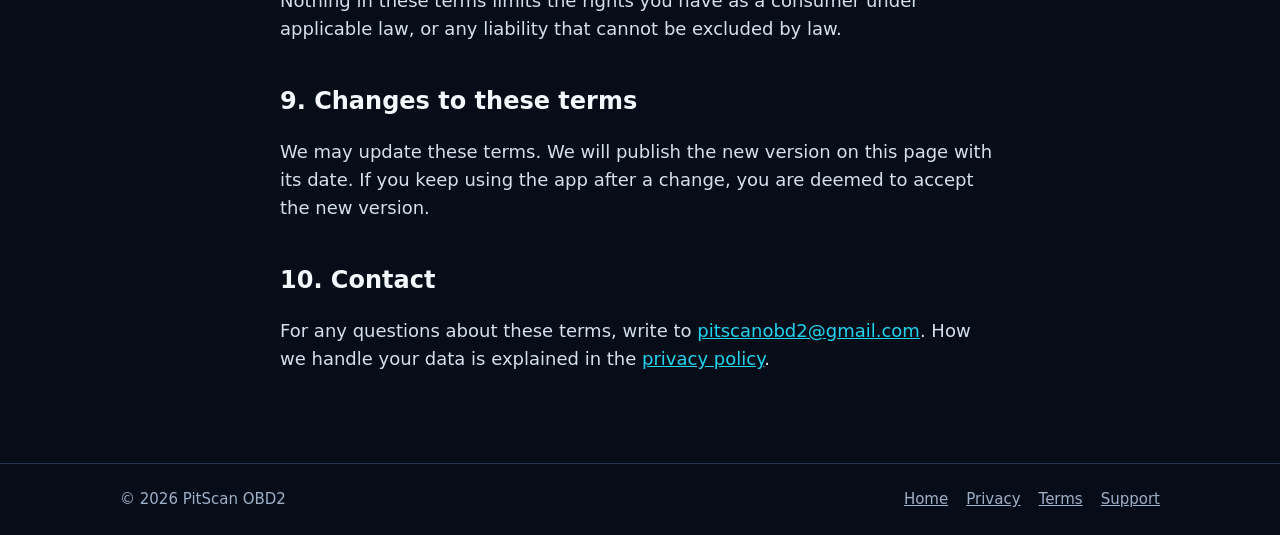
<file: terminos.html>
<!doctype html>
<html lang="es">
<head>
  <meta charset="utf-8">
  <meta name="viewport" content="width=device-width, initial-scale=1">
  <title data-en="Terms — PitScan OBD2">Términos — PitScan OBD2</title>
  <meta name="description" content="Términos del servicio de PitScan OBD2." data-en="PitScan OBD2 terms of service.">
  <meta name="theme-color" content="#070d18">
  <link rel="icon" href="img/favicon.png" type="image/png">
  <link rel="apple-touch-icon" href="img/apple-touch-icon.png">
  <link rel="stylesheet" href="style.css">
  <script src="lang.js"></script>
</head>
<body>
  <header class="site">
    <div class="wrap">
      <a class="brand" href="index.html"><img src="img/favicon.png" alt="" width="36" height="36"><b>Pit<span>Scan</span></b></a>
      <nav class="site">
        <a href="index.html" data-en="Home">Inicio</a>
        <a href="privacidad.html" data-en="Privacy">Privacidad</a>
        <a href="terminos.html" aria-current="page" data-en="Terms">Términos</a>
        <a href="soporte.html" data-en="Support">Soporte</a>
      </nav>
    </div>
  </header>

  <main class="page">
    <!-- ===================== ESPAÑOL ===================== -->
    <section id="es" lang="es" class="l10n">
      <div class="lang-switch"><a href="#es">Español</a><a href="#en">English</a></div>
      <h1>Términos del servicio</h1>
      <p class="meta">PitScan OBD2 · Última actualización: 15 de noviembre de 2026</p>

      <div class="note"><strong>En resumen:</strong> PitScan es una herramienta de diagnosis OBD2 que solo lee la información del coche. Te ayuda a entender lo que pasa, pero no sustituye a un mecánico profesional, puede no ser exacta y se ofrece tal cual. Úsala siempre con el coche parado o con otra persona al volante, nunca mientras conduces.</div>

      <h2>1. Qué es PitScan</h2>
      <p>PitScan OBD2 («PitScan», «la app») es una aplicación para teléfonos que, a través de un adaptador OBD2 compatible con ELM327 (Bluetooth o Wi-Fi), lee la información que el coche ofrece por su toma de diagnosis: códigos de avería, valores de los sensores, estado de los monitores y, si el coche lo informa, el número de bastidor (VIN). Está pensada para particulares, talleres y para revisar coches usados antes de comprarlos o venderlos. Tiene un modo demo que simula un coche.</p>
      <p>PitScan es una herramienta <strong>de solo lectura</strong>: no cambia la configuración del vehículo. La única acción que modifica algo es «Borrar códigos», que pide confirmación y guarda antes una copia de las averías en la app.</p>
      <p>Al instalar o usar la app aceptas estos términos. Si no estás de acuerdo, no la uses.</p>

      <h2>2. Exactitud de los datos</h2>
      <p>Lo que muestra la app depende de lo que informa cada vehículo y de la calidad del adaptador. Las lecturas pueden ser incompletas, llegar con retraso, ser erróneas o no estar disponibles en algunos coches. Las explicaciones de las averías, su gravedad, las traducciones, los rangos «normales» y las estimaciones (por ejemplo, la <em>posible</em> regeneración del filtro de partículas) son orientativas.</p>
      <p>Las funciones marcadas como «en desarrollo» o «simulación» son solo una muestra de cómo funcionarán y no actúan sobre el coche.</p>

      <h2>3. No sustituye a un mecánico profesional</h2>
      <p>PitScan es una ayuda para entender el estado del coche, <strong>no un diagnóstico profesional</strong>. Antes de reparar, comprar, vender o seguir circulando con un coche que tiene averías, consulta con un taller o un profesional cualificado.</p>
      <p>Las decisiones que tomes a partir de las lecturas, las explicaciones o los informes de la app (incluido el informe de compraventa en PDF) son <strong>responsabilidad tuya</strong>. PitScan no se hace responsable de reparaciones, gastos, compras, ventas, averías ni daños que resulten de esas decisiones.</p>
      <p>Borrar códigos apaga el testigo de avería, pero no arregla la causa, y los monitores del coche tardan un tiempo en volver a estar listos. No uses la app para ocultar averías a otra persona, por ejemplo al vender un coche.</p>

      <h2>4. Enlaces y servicios de terceros</h2>
      <p>La app incluye enlaces a webs de terceros que se abren en el navegador, entre ellas el informe de vehículos de la <strong>DGT</strong>, <strong>carVertical</strong>, <strong>Carfax</strong>, <strong>ManualsLib</strong>, buscadores web y los recursos técnicos de la lista o que añadas tú. Esas webs y servicios <strong>no son de PitScan</strong>: tienen sus propios términos, precios y políticas de privacidad, que se aplican cuando las usas.</p>
      <p>PitScan no controla ni garantiza su contenido, exactitud, disponibilidad ni condiciones, y no es responsable de ellos ni de lo que contrates o pagues en esas webs (por ejemplo, un historial de pago de Carfax o carVertical). Los nombres y marcas de terceros pertenecen a sus propietarios; aparecer en la app no implica que colaboren con PitScan ni que la respalden.</p>

      <h2>5. Usa la app de forma segura</h2>
      <ul>
        <li><strong>Nunca uses la app mientras conduces.</strong> Mira los datos con el coche parado o pide a un acompañante que lo haga. Mientras el coche está en marcha, el tablero no abre menús ni ventanas, pero eso no sustituye tu atención a la carretera.</li>
        <li>Coloca el adaptador y el cable de forma que no molesten a los pedales ni a la conducción.</li>
        <li>Cumple las normas de tráfico y las indicaciones del fabricante del vehículo y del adaptador.</li>
        <li>Si haces pruebas con el motor en marcha, hazlo en un lugar ventilado y seguro.</li>
      </ul>
      <p>Eres responsable de usar la app y el adaptador de forma segura y conforme a la ley.</p>

      <h2>6. Plan gratuito y futuras funciones de pago</h2>
      <p>Hoy PitScan se puede usar gratis y sin registro. Algunas funciones aparecen marcadas como «Pro» y, mientras dure la fase de pruebas, también son gratuitas.</p>
      <p>En el futuro podremos ofrecer planes de pago (por ejemplo, «Pro» o «Taller») con funciones adicionales. Antes de que pagues nada te informaremos del precio y de las condiciones, y las compras se harán a través de la tienda de aplicaciones (Google Play o App Store) con sus propias normas de pago y reembolso. También podremos cambiar, ampliar o retirar funciones de la app con el tiempo.</p>

      <h2>7. La app se ofrece «tal cual»</h2>
      <p>PitScan se ofrece <strong>«tal cual» y «según disponibilidad»</strong>, sin garantías de ningún tipo, expresas o implícitas, incluidas las de exactitud, funcionamiento ininterrumpido, compatibilidad con un coche o adaptador concreto, o adecuación a un fin determinado.</p>

      <h2>8. Limitación de responsabilidad</h2>
      <p>En la medida máxima que permita la ley, PitScan y su desarrollador no serán responsables de daños directos, indirectos, accidentales o consecuentes (incluidos daños al vehículo, al adaptador o al teléfono, pérdida de datos, gastos de reparación o pérdidas económicas) derivados del uso o de la imposibilidad de usar la app, de sus lecturas e informes o de los servicios de terceros enlazados.</p>
      <p>Nada de estos términos limita los derechos que te reconozca la legislación aplicable como consumidor, ni la responsabilidad que no pueda excluirse por ley.</p>

      <h2>9. Cambios en estos términos</h2>
      <p>Podemos actualizar estos términos. Publicaremos la nueva versión en esta página con su fecha. Si sigues usando la app después de un cambio, se entiende que aceptas la nueva versión.</p>

      <h2>10. Contacto</h2>
      <p>Para cualquier duda sobre estos términos, escribe a <a href="mailto:pitscanobd2@gmail.com?subject=PitScan%20-%20T%C3%A9rminos">pitscanobd2@gmail.com</a>. Cómo tratamos tus datos se explica en la <a href="privacidad.html">política de privacidad</a>.</p>
    </section>

    <hr class="sep">

    <!-- ===================== ENGLISH ===================== -->
    <section id="en" lang="en" class="l10n">
      <div class="lang-switch"><a href="#es">Español</a><a href="#en">English</a></div>
      <h1>Terms of service</h1>
      <p class="meta">PitScan OBD2 · Last updated: 15 November 2026</p>

      <div class="note"><strong>In short:</strong> PitScan is an OBD2 diagnostic tool that only reads information from the car. It helps you understand what is going on, but it does not replace a professional mechanic, it may not be accurate and it is provided as is. Always use it with the car stopped or with someone else driving, never while you drive.</div>

      <h2>1. What PitScan is</h2>
      <p>PitScan OBD2 ("PitScan", "the app") is a phone app that, through an ELM327-compatible OBD2 adapter (Bluetooth or Wi-Fi), reads the information the car provides through its diagnostic port: trouble codes, sensor values, monitor status and, if the car reports it, the vehicle identification number (VIN). It is intended for car owners, workshops and for checking used cars before buying or selling them. It has a demo mode that simulates a car.</p>
      <p>PitScan is a <strong>read-only</strong> tool: it does not change the vehicle's configuration. The only action that changes anything is "Clear codes", which asks for confirmation and first saves a copy of the trouble codes in the app.</p>
      <p>By installing or using the app you accept these terms. If you do not agree, do not use it.</p>

      <h2>2. Accuracy of the data</h2>
      <p>What the app shows depends on what each vehicle reports and on the quality of the adapter. Readings may be incomplete, delayed, wrong or unavailable on some cars. Trouble code explanations, their severity, translations, "normal" ranges and estimates (for example, a <em>possible</em> diesel particulate filter regeneration) are for guidance only.</p>
      <p>Features marked as "in development" or "simulation" only show how they will work and do not act on the car.</p>

      <h2>3. It does not replace a professional mechanic</h2>
      <p>PitScan is an aid to understand the state of the car, <strong>not a professional diagnosis</strong>. Before repairing, buying, selling or continuing to drive a car with faults, consult a workshop or a qualified professional.</p>
      <p>Decisions you make based on the app's readings, explanations or reports (including the PDF used-car report) are <strong>your responsibility</strong>. PitScan is not responsible for repairs, costs, purchases, sales, breakdowns or damage resulting from those decisions.</p>
      <p>Clearing codes turns off the check engine light but does not fix the cause, and the car's monitors take some time to become ready again. Do not use the app to hide faults from someone else, for example when selling a car.</p>

      <h2>4. Third-party links and services</h2>
      <p>The app includes links to third-party websites that open in the browser, including the Spanish <strong>DGT</strong> vehicle report, <strong>carVertical</strong>, <strong>Carfax</strong>, <strong>ManualsLib</strong>, web search engines and the technical resources from the built-in list or added by you. Those websites and services <strong>do not belong to PitScan</strong>: they have their own terms, prices and privacy policies, which apply when you use them.</p>
      <p>PitScan does not control or guarantee their content, accuracy, availability or terms, and is not responsible for them or for anything you buy or pay for on those websites (for example, a paid Carfax or carVertical history report). Third-party names and trademarks belong to their owners; appearing in the app does not mean they work with or endorse PitScan.</p>

      <h2>5. Use the app safely</h2>
      <ul>
        <li><strong>Never use the app while driving.</strong> Look at the data with the car stopped or ask a passenger to do it. While the car is moving the dashboard does not open menus or windows, but that does not replace your attention to the road.</li>
        <li>Place the adapter and cable so they do not get in the way of the pedals or of driving.</li>
        <li>Follow traffic rules and the instructions of the vehicle and adapter manufacturers.</li>
        <li>If you run tests with the engine on, do it in a safe, well-ventilated place.</li>
      </ul>
      <p>You are responsible for using the app and the adapter safely and lawfully.</p>

      <h2>6. Free plan and future paid features</h2>
      <p>Today PitScan can be used for free and without registration. Some features are marked as "Pro" and, during the testing phase, they are also free.</p>
      <p>In the future we may offer paid plans (for example "Pro" or "Workshop") with additional features. Before you pay anything we will tell you the price and conditions, and purchases will be made through the app store (Google Play or App Store) under its own payment and refund rules. We may also change, extend or remove features of the app over time.</p>

      <h2>7. The app is provided "as is"</h2>
      <p>PitScan is provided <strong>"as is" and "as available"</strong>, without warranties of any kind, express or implied, including accuracy, uninterrupted operation, compatibility with a particular car or adapter, or fitness for a particular purpose.</p>

      <h2>8. Limitation of liability</h2>
      <p>To the maximum extent permitted by law, PitScan and its developer will not be liable for any direct, indirect, incidental or consequential damages (including damage to the vehicle, adapter or phone, data loss, repair costs or financial losses) arising from the use of or inability to use the app, its readings and reports, or the linked third-party services.</p>
      <p>Nothing in these terms limits the rights you have as a consumer under applicable law, or any liability that cannot be excluded by law.</p>

      <h2>9. Changes to these terms</h2>
      <p>We may update these terms. We will publish the new version on this page with its date. If you keep using the app after a change, you are deemed to accept the new version.</p>

      <h2>10. Contact</h2>
      <p>For any questions about these terms, write to <a href="mailto:pitscanobd2@gmail.com?subject=PitScan%20-%20Terms">pitscanobd2@gmail.com</a>. How we handle your data is explained in the <a href="privacidad.html#en">privacy policy</a>.</p>
    </section>
  </main>

  <footer class="site">
    <div class="wrap">
      <span>© 2026 PitScan OBD2</span>
      <nav><a href="index.html" data-en="Home">Inicio</a><a href="privacidad.html" data-en="Privacy">Privacidad</a><a href="terminos.html" data-en="Terms">Términos</a><a href="soporte.html" data-en="Support">Soporte</a></nav>
    </div>
  </footer>
</body>
</html>
</file>
<file: style.css>
/* PitScan — colores de la app (lib/theme.dart) */
:root {
  --bg: #070d18;
  --bg-top: #0c1729;
  --surface: #0f1b2d;
  --surface-high: #1a2a42;
  --border: #22344f;
  --blue: #2f8cff;
  --cyan: #22d3ee;
  --orange: #ff8a3d;
  --green: #18e0a1;
  --amber: #ffc233;
  --text: #f4f7fb;
  --text-dim: #9db0c8;
  --radius: 20px;
  --max: 1080px;
}

* { box-sizing: border-box; }

html { -webkit-text-size-adjust: 100%; }

body {
  margin: 0;
  background: radial-gradient(1200px 600px at 50% -200px, #12305a 0%, transparent 70%), var(--bg);
  background-color: var(--bg);
  color: var(--text);
  font-family: system-ui, -apple-system, "Segoe UI", Roboto, "Helvetica Neue", Arial, sans-serif;
  font-size: 18px;
  line-height: 1.55;
}

a { color: var(--cyan); }
a:hover { color: var(--text); }

.wrap { max-width: var(--max); margin: 0 auto; padding: 0 20px; }

/* Cabecera */
header.site {
  border-bottom: 1px solid var(--border);
  background: rgba(7, 13, 24, 0.85);
  backdrop-filter: blur(8px);
  position: sticky; top: 0; z-index: 10;
}
header.site .wrap {
  display: flex; align-items: center; justify-content: space-between;
  gap: 16px; min-height: 64px; flex-wrap: wrap;
}
.brand {
  display: flex; align-items: center; gap: 10px;
  text-decoration: none; color: var(--text);
  font-weight: 800; font-size: 22px; letter-spacing: -0.01em;
}
.brand img { width: 36px; height: 36px; border-radius: 9px; }
.brand b span { color: var(--blue); }
.brand b { font-weight: 800; }
nav.site { display: flex; gap: 4px; flex-wrap: wrap; }
nav.site a {
  color: var(--text-dim); text-decoration: none; font-size: 16px; font-weight: 600;
  padding: 8px 12px; border-radius: 10px;
}
nav.site a:hover, nav.site a[aria-current="page"] { color: var(--text); background: var(--surface-high); }

/* Portada */
.hero { text-align: center; padding: 48px 0 40px; }
.hero .logo-title { margin: 0 0 14px; line-height: 0; }
.hero .logo {
  width: min(340px, 80vw); height: auto; border-radius: 28px;
  box-shadow: 0 0 80px rgba(47, 140, 255, 0.35), 0 16px 40px rgba(0, 0, 0, 0.55);
}
.hero h1 { font-size: clamp(40px, 7vw, 64px); line-height: 1.05; margin: 28px 0 6px; letter-spacing: -0.02em; }
.hero h1 span { color: var(--blue); }
.hero .tag {
  font-size: 13px; letter-spacing: 0.18em; text-transform: uppercase; color: var(--text-dim); margin: 0 0 22px;
}
.hero .lead { font-size: clamp(20px, 2.6vw, 24px); color: var(--text); max-width: 680px; margin: 0 auto 32px; }
.hero .lead em { color: var(--cyan); font-style: normal; }

.play-btn {
  display: inline-flex; align-items: center; gap: 12px;
  padding: 14px 26px; border-radius: 16px;
  background: var(--surface); border: 1px solid var(--border);
  color: var(--text-dim); font-size: 18px; font-weight: 700;
  cursor: not-allowed; user-select: none;
}
.play-btn svg { width: 26px; height: 26px; flex: none; }
.play-btn small { display: block; font-size: 12px; font-weight: 600; letter-spacing: 0.08em; text-transform: uppercase; color: var(--amber); }
.play-btn .txt { text-align: left; line-height: 1.2; }

/* Capturas */
.shots {
  display: grid; grid-template-columns: repeat(4, 1fr); gap: 20px;
  padding: 24px 0 56px;
}
.shot { margin: 0; text-align: center; }
.phone {
  aspect-ratio: 1080 / 1654;
  border-radius: 26px; overflow: hidden;
  border: 6px solid #1b2638;
  background: var(--surface);
  box-shadow: 0 20px 40px rgba(0, 0, 0, 0.45);
}
.phone img { width: 100%; height: 100%; object-fit: cover; object-position: top; display: block; }
.phone img.fit { object-fit: contain; background: #0c1626; }
.phone.pending {
  display: flex; align-items: center; justify-content: center; padding: 16px;
  color: var(--text-dim); font-size: 14px; border-style: dashed;
}
.shot figcaption { margin-top: 12px; font-weight: 700; font-size: 17px; }
.shot figcaption small { display: block; font-weight: 400; color: var(--text-dim); font-size: 15px; }

/* Funciones */
.features {
  display: grid; grid-template-columns: repeat(3, 1fr); gap: 16px; padding-bottom: 64px;
}
.card {
  background: linear-gradient(180deg, var(--surface-high), var(--surface));
  border: 1px solid var(--border); border-radius: var(--radius); padding: 22px;
}
.card h3 { margin: 0 0 6px; font-size: 19px; }
.card p { margin: 0; color: var(--text-dim); font-size: 16px; }
.card .dot { display: inline-block; width: 10px; height: 10px; border-radius: 50%; margin-right: 8px; vertical-align: 1px; }

/* Páginas de texto */
.page { max-width: 760px; margin: 0 auto; padding: 48px 20px 72px; }
.page h1 { font-size: clamp(32px, 5vw, 44px); line-height: 1.1; margin: 0 0 8px; }
.page h2 { font-size: 24px; margin: 40px 0 10px; }
.page h3 { font-size: 19px; margin: 24px 0 6px; }
.page p, .page li { color: #d6e0ec; }
.page .meta { color: var(--text-dim); font-size: 16px; margin-bottom: 28px; }
.page ul { padding-left: 22px; }
.page li { margin: 6px 0; }
.lang-switch { display: flex; gap: 8px; margin: 0 0 24px; }
.lang-switch a {
  padding: 6px 14px; border-radius: 999px; border: 1px solid var(--border);
  text-decoration: none; color: var(--text-dim); font-size: 15px; font-weight: 600;
}
.lang-switch a:hover { color: var(--text); background: var(--surface-high); }
.lang-switch a[aria-current="true"] { color: var(--text); background: var(--surface-high); border-color: var(--blue); }
.hero .lang-switch { justify-content: center; }

/* Idioma (lang.js): con JavaScript solo se ve el idioma elegido. */
html.js[data-lang="es"] .l10n[lang="en"],
html.js[data-lang="en"] .l10n[lang="es"],
html.js hr.sep { display: none; }
.note {
  background: var(--surface); border: 1px solid var(--border); border-left: 4px solid var(--green);
  border-radius: 12px; padding: 14px 18px; margin: 20px 0;
}
hr.sep { border: 0; border-top: 1px solid var(--border); margin: 64px 0 40px; }

.mail {
  display: inline-flex; align-items: center; gap: 10px;
  font-size: clamp(18px, 3.5vw, 24px); font-weight: 700;
  padding: 16px 22px; border-radius: 16px;
  background: var(--surface-high); border: 1px solid var(--blue);
  text-decoration: none; color: var(--text); word-break: break-all;
}
.mail:hover { background: #22385a; color: var(--text); }

/* Pie */
footer.site { border-top: 1px solid var(--border); color: var(--text-dim); font-size: 15px; }
footer.site .wrap { display: flex; justify-content: space-between; gap: 16px; flex-wrap: wrap; padding: 24px 20px; }
footer.site a { color: var(--text-dim); }
footer.site nav { display: flex; gap: 18px; flex-wrap: wrap; }

@media (max-width: 860px) {
  .shots { grid-template-columns: repeat(2, 1fr); }
  .features { grid-template-columns: 1fr; }
}
@media (max-width: 480px) {
  body { font-size: 17px; }
  .wrap { padding: 0 16px; }
  .hero { padding-top: 40px; }
  .shots { gap: 14px; }
  .phone { border-width: 4px; border-radius: 18px; }
  nav.site a { padding: 6px 8px; font-size: 15px; }
}
</file>
